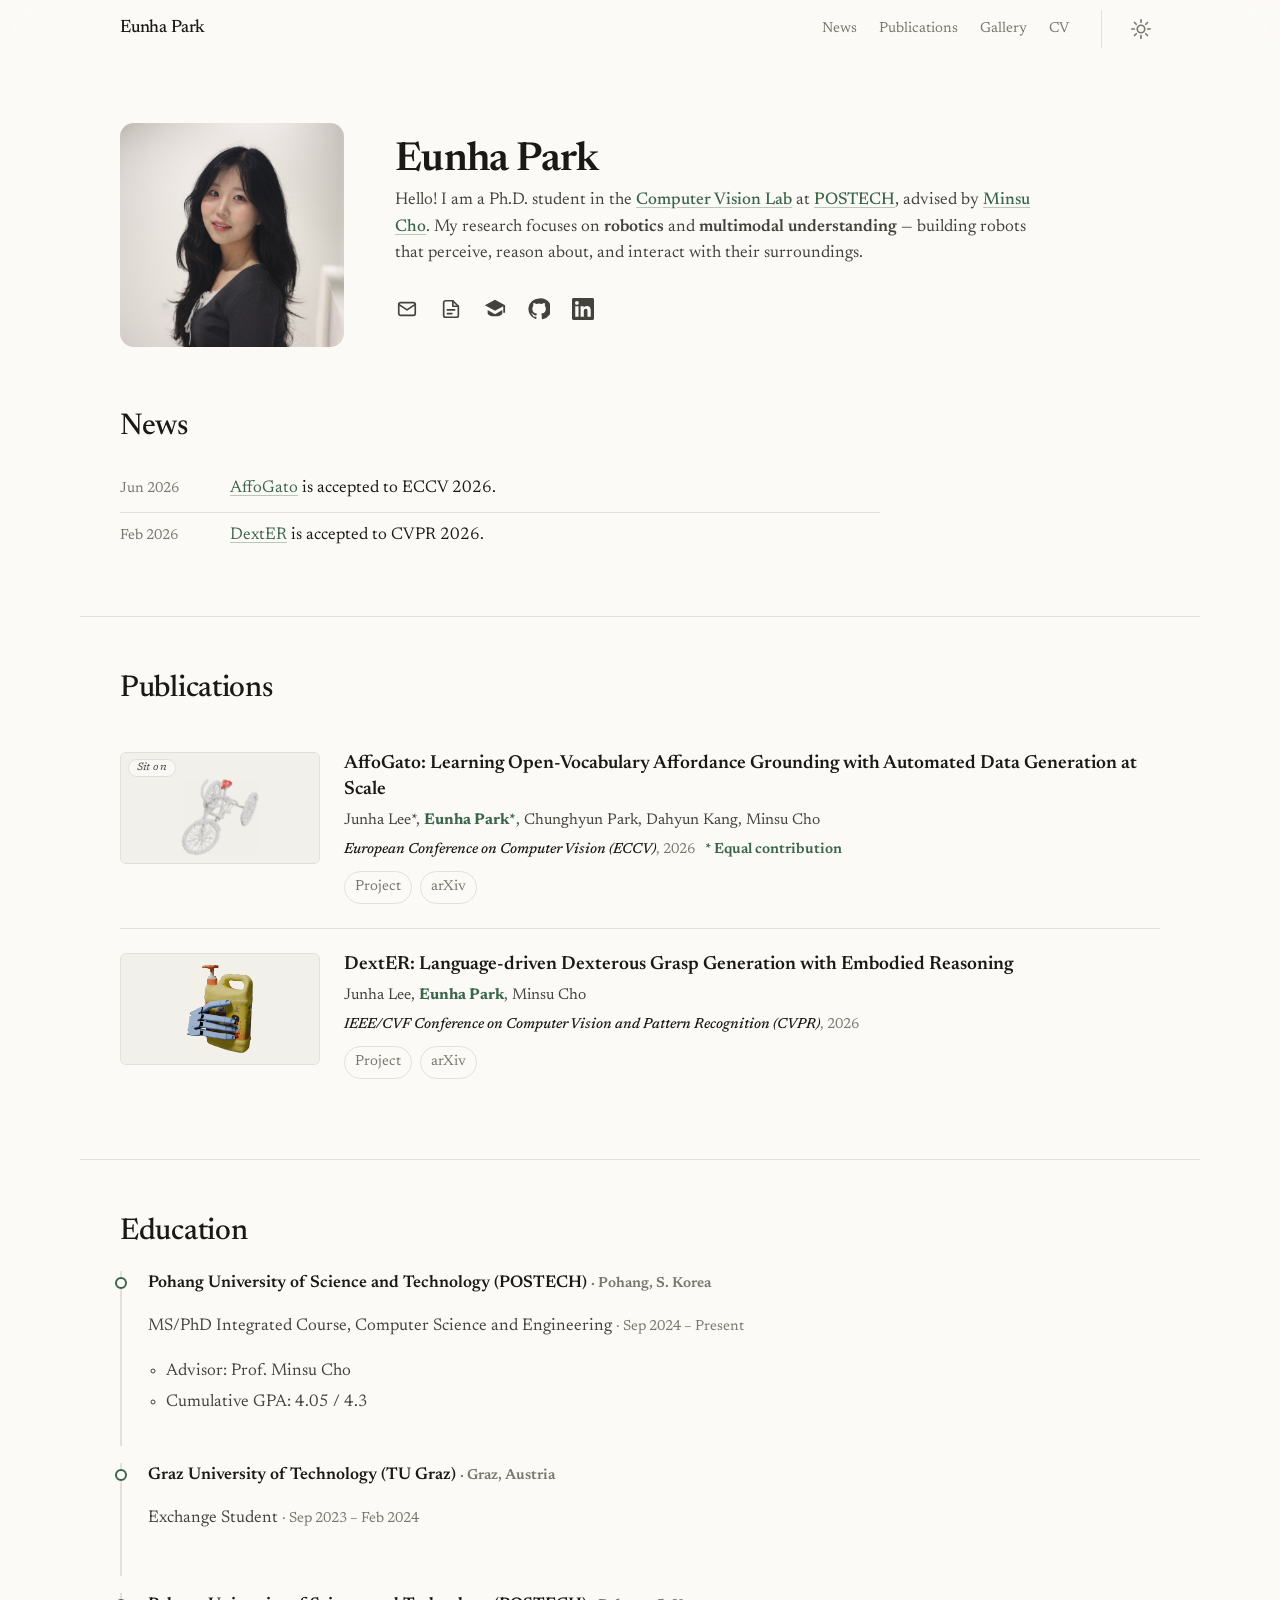
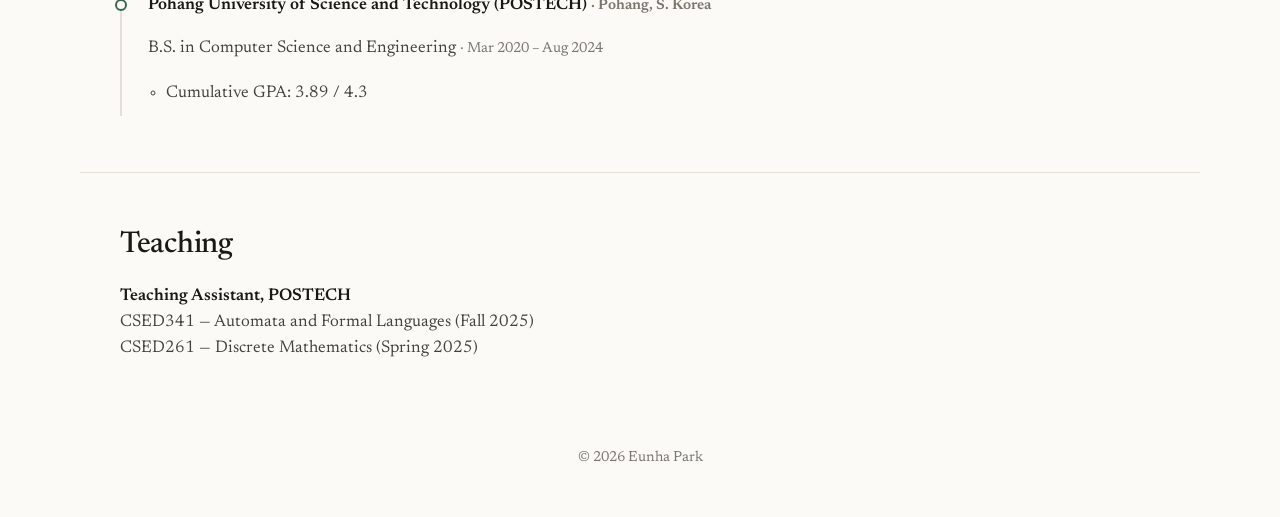
<file: index.html>
<!DOCTYPE HTML>
<html lang="en">
  <head>
    <meta charset="UTF-8">
    <title>Eunha Park | POSTECH Computer Vision Lab</title>

    <meta name="author" content="Eunha Park">
    <meta name="description" content="I am a Ph.D. student at POSTECH Computer Vision Lab, advised by Minsu Cho. My research focuses on robotics and multimodal understanding.">
    <meta name="keywords" content="Eunha Park, EunhaPark, POSTECH, Computer Vision, Robotics, Multimodal Understanding, Minsu Cho, CV Lab">
    <meta name="viewport" content="width=device-width, initial-scale=1">

    <!-- Open Graph -->
    <meta property="og:title" content="Eunha Park | POSTECH Computer Vision Lab">
    <meta property="og:description" content="I am a Ph.D. student at POSTECH Computer Vision Lab. My research focuses on robotics and multimodal understanding.">
    <meta property="og:type" content="website">
    <meta property="og:url" content="https://dmsgk724.github.io/">
    <meta property="og:image" content="https://dmsgk724.github.io/images/profile_photo.jpg">
    <link rel="canonical" href="https://dmsgk724.github.io/">

    <link rel="shortcut icon" href="images/favicon/favicon.ico" type="image/x-icon">
    <link rel="preconnect" href="https://fonts.googleapis.com">
    <link rel="preconnect" href="https://fonts.gstatic.com" crossorigin>
    <link href="https://fonts.googleapis.com/css2?family=Newsreader:ital,opsz,wght@0,6..72,400;0,6..72,500;0,6..72,600;0,6..72,700;1,6..72,400;1,6..72,500&display=swap" rel="stylesheet">
    <link rel="stylesheet" type="text/css" href="stylesheet.css">

    <!-- set theme before paint to avoid a flash -->
    <script>
      (function () {
        try {
          var t = localStorage.getItem("theme");
          if (t === "light" || t === "dark") document.documentElement.setAttribute("data-theme", t);
        } catch (e) {}
      })();
    </script>
  </head>

  <body>
    <!-- ============================ NAV ============================ -->
    <header class="top" id="top">
      <div class="wrap">
        <nav class="nav">
          <a class="brand" href="#top">Eunha Park</a>
          <div class="nav-links">
            <a href="#news">News</a>
            <a href="#publications">Publications</a>
            <a href="gallery.html">Gallery</a>
            <a href="files/cv_eunhapark.pdf">CV</a>
          </div>
          <div class="theme">
            <button id="themeToggle" type="button" aria-label="Toggle dark mode" title="Toggle theme">
              <svg class="sun" viewBox="0 0 24 24" fill="none" stroke="currentColor" stroke-width="2" stroke-linecap="round" stroke-linejoin="round" aria-hidden="true"><circle cx="12" cy="12" r="4.5"/><path d="M12 1v3M12 20v3M4.2 4.2l2.1 2.1M17.7 17.7l2.1 2.1M1 12h3M20 12h3M4.2 19.8l2.1-2.1M17.7 6.3l2.1-2.1"/></svg>
              <svg class="moon" viewBox="0 0 24 24" fill="none" stroke="currentColor" stroke-width="2" stroke-linecap="round" stroke-linejoin="round" aria-hidden="true"><path d="M21 12.8A9 9 0 1 1 11.2 3a7 7 0 0 0 9.8 9.8z"/></svg>
            </button>
          </div>
        </nav>
      </div>
    </header>

    <main>
      <!-- ============================ ABOUT ============================ -->
      <section class="about wrap" id="about">
        <div class="intro">
          <a href="images/profile_photo.jpg">
            <img class="portrait" src="images/profile_photo.jpg" alt="Eunha Park">
          </a>
          <div class="intro-body">
            <h1>Eunha Park</h1>
            <p class="bio">
              Hello! I am a Ph.D. student in the
              <a href="http://cvlab.postech.ac.kr/">Computer Vision Lab</a> at
              <a href="https://www.postech.ac.kr/eng/">POSTECH</a>, advised by
              <a href="http://cvlab.postech.ac.kr/~mcho/">Minsu Cho</a>.
              My research focuses on <strong>robotics</strong> and
              <strong>multimodal understanding</strong> &mdash; building robots that
              perceive, reason about, and interact with their surroundings.
            </p>
            <p class="links">
              <a href="mailto:dmsgk724@postech.ac.kr" aria-label="Email" title="Email">
                <svg viewBox="0 0 24 24" fill="none" stroke="currentColor" stroke-width="1.8" stroke-linecap="round" stroke-linejoin="round" aria-hidden="true"><rect x="3" y="5" width="18" height="14" rx="2"/><path d="M3 7l9 6 9-6"/></svg>
              </a>
              <a href="files/cv_eunhapark.pdf" aria-label="CV" title="CV">
                <svg viewBox="0 0 24 24" fill="none" stroke="currentColor" stroke-width="1.8" stroke-linecap="round" stroke-linejoin="round" aria-hidden="true"><path d="M14 3H6a2 2 0 0 0-2 2v14a2 2 0 0 0 2 2h12a2 2 0 0 0 2-2V9z"/><path d="M14 3v6h6M8 13h8M8 17h5"/></svg>
              </a>
              <a href="https://scholar.google.com/citations?user=3XWcH2MAAAAJ&hl=ko" target="_blank" rel="noopener noreferrer" aria-label="Google Scholar" title="Google Scholar">
                <svg viewBox="0 0 24 24" fill="currentColor" aria-hidden="true"><path d="M12 2L1 8l11 6 9-4.9V16h2V8L12 2zM4 13.2v3.3C4 18.4 7.6 20 12 20s8-1.6 8-3.5v-3.3l-8 4.4-8-4.4z"/></svg>
              </a>
              <a href="https://github.com/dmsgk724" target="_blank" rel="noopener noreferrer" aria-label="GitHub" title="GitHub">
                <svg viewBox="0 0 24 24" fill="currentColor" aria-hidden="true"><path d="M12 .5a11.5 11.5 0 0 0-3.64 22.42c.58.1.79-.25.79-.56v-2c-3.2.7-3.88-1.37-3.88-1.37-.53-1.34-1.3-1.7-1.3-1.7-1.06-.72.08-.71.08-.71 1.17.08 1.79 1.2 1.79 1.2 1.04 1.79 2.73 1.27 3.4.97.1-.76.41-1.27.74-1.56-2.55-.29-5.24-1.28-5.24-5.69 0-1.26.45-2.29 1.19-3.1-.12-.29-.52-1.46.11-3.05 0 0 .97-.31 3.18 1.18a11 11 0 0 1 5.8 0c2.2-1.49 3.17-1.18 3.17-1.18.63 1.59.23 2.76.11 3.05.74.81 1.19 1.84 1.19 3.1 0 4.42-2.69 5.39-5.25 5.68.42.37.8 1.09.8 2.2v3.26c0 .31.21.67.8.56A11.5 11.5 0 0 0 12 .5z"/></svg>
              </a>
              <a href="https://www.linkedin.com/in/eunha-park-9972a6250/" target="_blank" rel="noopener noreferrer" aria-label="LinkedIn" title="LinkedIn">
                <svg viewBox="0 0 24 24" fill="currentColor" aria-hidden="true"><path d="M20.45 20.45h-3.56v-5.57c0-1.33-.02-3.04-1.85-3.04-1.85 0-2.14 1.45-2.14 2.94v5.67H9.35V9h3.42v1.56h.05c.48-.9 1.64-1.85 3.37-1.85 3.6 0 4.27 2.37 4.27 5.46v6.28zM5.34 7.43a2.06 2.06 0 1 1 0-4.13 2.06 2.06 0 0 1 0 4.13zM7.12 20.45H3.56V9h3.56v11.45zM22.22 0H1.77C.79 0 0 .77 0 1.73v20.54C0 23.22.79 24 1.77 24h20.45c.98 0 1.78-.78 1.78-1.73V1.73C24 .77 23.2 0 22.22 0z"/></svg>
              </a>
            </p>
          </div>
        </div>
      </section>

      <!-- ============================ NEWS ============================ -->
      <section class="section wrap" id="news">
        <h2>News</h2>
        <ul class="news">
          <li>
            <time datetime="2026-06">Jun 2026</time>
            <p><a href="https://junha-l.github.io/affogato/" target="_blank" rel="noopener noreferrer">AffoGato</a> is accepted to ECCV 2026.</p>
          </li>
          <li>
            <time datetime="2026-02">Feb 2026</time>
            <p><a href="https://junha-l.github.io/dexter/" target="_blank" rel="noopener noreferrer">DextER</a> is accepted to CVPR 2026.</p>
          </li>
        </ul>
      </section>

      <!-- ========================= PUBLICATIONS ========================= -->
      <section class="section wrap" id="publications">
        <h2>Publications</h2>
        <ul class="pubs">

          <li class="pub">
            <a class="thumb" href="https://junha-l.github.io/affogato/" target="_blank" rel="noopener noreferrer" aria-label="AffoGato project page — rotating affordance examples">
              <div class="cf-mini" id="affoCf" aria-hidden="true">
                <div class="cf-mini-track"></div>
                <span class="cf-mini-label"></span>
              </div>
            </a>
            <div class="pub-body">
              <a class="title" href="https://junha-l.github.io/affogato/" target="_blank" rel="noopener noreferrer">AffoGato: Learning Open-Vocabulary Affordance Grounding with Automated Data Generation at Scale</a>
              <p class="authors">Junha Lee*, <span class="me">Eunha Park*</span>, Chunghyun Park, Dahyun Kang, Minsu Cho</p>
              <p class="venue"><span class="v">European Conference on Computer Vision (ECCV)</span>, 2026 <span class="note">&nbsp;* Equal contribution</span></p>
              <p class="pub-links">
                <a href="https://junha-l.github.io/affogato/" target="_blank" rel="noopener noreferrer">Project</a>
                <a href="https://arxiv.org/abs/2506.12009" target="_blank" rel="noopener noreferrer">arXiv</a>
              </p>
            </div>
          </li>

          <li class="pub">
            <a class="thumb" href="https://junha-l.github.io/dexter/" target="_blank" rel="noopener noreferrer" aria-label="DextER project page — rotating grasp examples">
              <div class="cf-mini no-label" id="dexterCf" aria-hidden="true">
                <div class="cf-mini-track"></div>
              </div>
            </a>
            <div class="pub-body">
              <a class="title" href="https://junha-l.github.io/dexter/" target="_blank" rel="noopener noreferrer">DextER: Language-driven Dexterous Grasp Generation with Embodied Reasoning</a>
              <p class="authors">Junha Lee, <span class="me">Eunha Park</span>, Minsu Cho</p>
              <p class="venue"><span class="v">IEEE/CVF Conference on Computer Vision and Pattern Recognition (CVPR)</span>, 2026</p>
              <p class="pub-links">
                <a href="https://junha-l.github.io/dexter/" target="_blank" rel="noopener noreferrer">Project</a>
                <a href="https://arxiv.org/pdf/2601.16046" target="_blank" rel="noopener noreferrer">arXiv</a>
              </p>
            </div>
          </li>

        </ul>
      </section>

      <!-- ========================= EDUCATION ========================= -->
      <section class="section wrap" id="education">
        <h2>Education</h2>
        <ul class="timeline">
          <li>
            <p class="place">Pohang University of Science and Technology (POSTECH) <span class="when">&middot; Pohang, S. Korea</span></p>
            <p class="role">MS/PhD Integrated Course, Computer Science and Engineering <span class="when">&middot; Sep 2024 &ndash; Present</span></p>
            <ul>
              <li>Advisor: Prof. Minsu Cho</li>
              <li>Cumulative GPA: 4.05 / 4.3</li>
            </ul>
          </li>
          <li>
            <p class="place">Graz University of Technology (TU Graz) <span class="when">&middot; Graz, Austria</span></p>
            <p class="role">Exchange Student <span class="when">&middot; Sep 2023 &ndash; Feb 2024</span></p>
          </li>
          <li>
            <p class="place">Pohang University of Science and Technology (POSTECH) <span class="when">&middot; Pohang, S. Korea</span></p>
            <p class="role">B.S. in Computer Science and Engineering <span class="when">&middot; Mar 2020 &ndash; Aug 2024</span></p>
            <ul>
              <li>Cumulative GPA: 3.89 / 4.3</li>
            </ul>
          </li>
        </ul>
      </section>

      <!-- ========================= TEACHING ========================= -->
      <section class="section wrap" id="teaching">
        <h2>Teaching</h2>
        <div class="teaching">
          <p><strong>Teaching Assistant, POSTECH</strong></p>
          <p>CSED341 &mdash; Automata and Formal Languages (Fall 2025)<br>
             CSED261 &mdash; Discrete Mathematics (Spring 2025)</p>
        </div>
      </section>

      <!-- ========================= FOOTER ========================= -->
      <footer class="foot wrap">
        <p>&copy; <span id="year">2026</span> Eunha Park</p>
      </footer>
    </main>

    <script>
      // year
      document.getElementById("year").textContent = new Date().getFullYear();

      // theme toggle
      (function () {
        var root = document.documentElement;
        var btn = document.getElementById("themeToggle");
        function current() {
          var set = root.getAttribute("data-theme");
          if (set) return set;
          return window.matchMedia("(prefers-color-scheme: dark)").matches ? "dark" : "light";
        }
        btn.addEventListener("click", function () {
          var next = current() === "dark" ? "light" : "dark";
          root.setAttribute("data-theme", next);
          try { localStorage.setItem("theme", next); } catch (e) {}
        });
      })();

      // nav border on scroll
      (function () {
        var top = document.getElementById("top");
        function onScroll() { top.classList.toggle("scrolled", window.scrollY > 8); }
        window.addEventListener("scroll", onScroll, { passive: true });
        onScroll();
      })();

      // animated rotating thumbnails — one example at a time, cross-faded
      function makeShowcase(rootId, base, items, intervalMs) {
        var root = document.getElementById(rootId);
        if (!root) return;
        var track = root.querySelector(".cf-mini-track");
        var label = root.querySelector(".cf-mini-label");
        var n = items.length, active = 0, cards = [], timer = null;
        var prefersReduced = window.matchMedia("(prefers-reduced-motion: reduce)").matches;

        items.forEach(function (item, i) {
          var card = document.createElement("div");
          card.className = "cf-card";
          var img = new Image();
          img.loading = i === 0 ? "eager" : "lazy"; img.decoding = "async"; img.draggable = false;
          img.alt = item.alt || "";
          img.src = base + item.f + ".png";
          card.appendChild(img);
          track.appendChild(card);
          cards.push(card);
        });

        function show(i) {
          active = ((i % n) + n) % n;
          for (var k = 0; k < n; k++) cards[k].classList.toggle("is-active", k === active);
          if (label) label.textContent = items[active].q || "";
        }
        show(0);
        if (!prefersReduced) {
          function start() { timer = setInterval(function () { show(active + 1); }, intervalMs || 2600); }
          function stop() { if (timer) { clearInterval(timer); timer = null; } }
          start();
          // pause when the tab is hidden to save work
          document.addEventListener("visibilitychange", function () {
            if (document.hidden) stop(); else if (!timer) start();
          });
        }
      }

      // AffoGato — affordance examples (with query label)
      makeShowcase("affoCf", "images/projects/affogato_qual/", [
        { f: "siton",           q: "Sit on",               alt: "Affordance example: Sit on" },
        { f: "emitlight",       q: "Emit light",           alt: "Affordance example: Emit light" },
        { f: "wearonyourhead",  q: "Wear on your head",    alt: "Affordance example: Wear on your head" },
        { f: "grip",            q: "Grip",                 alt: "Affordance example: Grip" },
        { f: "slidedown",       q: "Slide down",           alt: "Affordance example: Slide down" },
        { f: "insertdrillbit",  q: "Insert drill bit",     alt: "Affordance example: Insert drill bit" },
        { f: "readthesign",     q: "Read the sign",        alt: "Affordance example: Read the sign" },
        { f: "attachtoafuacet", q: "Attach to a faucet",   alt: "Affordance example: Attach to a faucet" }
      ], 2600);

      // DextER — dexterous grasp examples (no label)
      makeShowcase("dexterCf", "images/projects/dexter_qual/", [
        { f: "dex1", alt: "DextER grasp example: detergent bottle" },
        { f: "dex2", alt: "DextER grasp example: mug" },
        { f: "dex3", alt: "DextER grasp example: wine bottle" },
        { f: "dex5", alt: "DextER grasp example: spray bottle" },
        { f: "dex6", alt: "DextER grasp example: pen" },
        { f: "dex7", alt: "DextER grasp example: knife" }
      ], 2200);
    </script>
  </body>
</html>
</file>
<file: stylesheet.css>
/* =========================================================================
   Eunha Park — personal homepage
   Design adapted (clean serif, warm paper, blue accent, light/dark)
   ========================================================================= */

:root {
  --bg:      #fbfaf7;
  --bg-2:    #f2f0ea;
  --ink:     #1a1916;
  --ink-2:   #44423c;
  --muted:   #7a776f;
  --line:    #e3e0d8;
  --accent:  #3b654a;
  --accent-dark: #294a35;
  --warm:    #c8471f;
  --serif: "Newsreader", "Charter", "Iowan Old Style", Georgia, serif;
  --wrap: 1120px;
  --measure: 64ch;
  color-scheme: light;
}

:root[data-theme="dark"] {
  --bg:     #131312;
  --bg-2:   #1c1c1a;
  --ink:    #ebe8e1;
  --ink-2:  #cdc9c0;
  --muted:  #8f8b83;
  --line:   #2a2926;
  --accent: #8cb89b;
  --accent-dark: #abd0b7;
  --warm:   #f2825f;
  color-scheme: dark;
}

/* react to the OS preference only when the visitor has not chosen a theme */
@media (prefers-color-scheme: dark) {
  :root:not([data-theme="light"]) {
    --bg:     #131312;
    --bg-2:   #1c1c1a;
    --ink:    #ebe8e1;
    --ink-2:  #cdc9c0;
    --muted:  #8f8b83;
    --line:   #2a2926;
    --accent: #8cb89b;
    --accent-dark: #abd0b7;
    --warm:   #f2825f;
    color-scheme: dark;
  }
}

*, *::before, *::after { box-sizing: border-box; }
[hidden] { display: none !important; }

html {
  -webkit-text-size-adjust: 100%;
  scroll-behavior: smooth;
  scroll-padding-top: 76px;
}
html, body { overflow-x: clip; }

body {
  margin: 0;
  background: var(--bg);
  color: var(--ink);
  font-family: var(--serif);
  font-size: 17px;
  line-height: 1.55;
  font-optical-sizing: auto;
  font-feature-settings: "kern", "liga";
  -webkit-font-smoothing: antialiased;
  text-rendering: optimizeLegibility;
  transition: background-color .3s, color .3s;
}

@media (prefers-reduced-motion: reduce) {
  html { scroll-behavior: auto; }
  *, *::before, *::after { transition: none !important; animation: none !important; }
}

a {
  color: var(--accent);
  text-decoration: underline;
  text-decoration-color: color-mix(in srgb, var(--accent) 35%, transparent);
  text-decoration-thickness: 1px;
  text-underline-offset: 0.16em;
  transition: text-decoration-color .15s, color .15s;
}
a:hover { text-decoration-color: var(--accent-dark); color: var(--accent-dark); }
:focus-visible { outline: 2px solid var(--accent); outline-offset: 3px; border-radius: 2px; }

b, strong { font-weight: 600; }
button { font: inherit; color: inherit; background: none; border: 0; padding: 0; cursor: pointer; }
img, video { max-width: 100%; display: block; }

.wrap { max-width: var(--wrap); margin: 0 auto; padding: 0 clamp(20px, 4vw, 40px); }
.measure { max-width: var(--measure); text-wrap: pretty; }

/* small / label text */
.small, time, .venue, .nav-links, .pub-links, .links a, .count, .hint {
  font-size: 14.5px;
  font-variant-numeric: tabular-nums;
}

/* ---------- top bar ---------- */
.top {
  position: sticky; top: 0; z-index: 20;
  background: color-mix(in srgb, var(--bg) 82%, transparent);
  backdrop-filter: blur(12px); -webkit-backdrop-filter: blur(12px);
  border-bottom: 1px solid transparent;
  transition: border-color .2s, background-color .3s;
}
.top.scrolled { border-bottom-color: var(--line); }
.nav { display: flex; align-items: center; gap: 28px; height: 58px; }
.brand { font-weight: 500; font-size: 18px; text-decoration: none; letter-spacing: -0.01em; color: var(--ink); }
.brand:hover { color: var(--accent); }
.nav-links { display: flex; gap: 22px; margin-left: auto; }
.nav-links a { text-decoration: none; color: var(--muted); transition: color .2s; }
.nav-links a:hover { color: var(--ink); }
.nav-links a[aria-current="page"] { color: var(--ink); }
.back-link { color: var(--muted); text-decoration: none; }
.back-link:hover { color: var(--accent); }
.theme { display: flex; padding-left: 20px; margin-left: 4px; border-left: 1px solid var(--line); }
.theme button {
  display: inline-flex; align-items: center; justify-content: center;
  width: 38px; height: 38px; border-radius: 9px; color: var(--muted);
  transition: color .2s, background-color .2s;
}
.theme button:hover { color: var(--accent); background: var(--bg-2); }
.theme svg { width: 20px; height: 20px; }
.theme .moon { display: none; }
:root[data-theme="dark"] .theme .sun { display: none; }
:root[data-theme="dark"] .theme .moon { display: block; }
@media (prefers-color-scheme: dark) {
  :root:not([data-theme="light"]) .theme .sun { display: none; }
  :root:not([data-theme="light"]) .theme .moon { display: block; }
}

main { background: var(--bg); }

/* ---------- about / intro ---------- */
.about { padding-top: 64px; padding-bottom: 8px; }
.intro {
  display: grid;
  grid-template-columns: auto minmax(0, 1fr);
  gap: clamp(28px, 4vw, 56px);
  align-items: center;
}
.portrait {
  width: clamp(168px, 18vw, 224px);
  aspect-ratio: 1; border-radius: 14px; object-fit: cover; margin: 0;
}
.intro-body { min-width: 0; }
.intro-body h1 {
  margin: 0 0 6px; font-size: clamp(30px, 3.4vw, 40px);
  font-weight: 600; letter-spacing: -0.02em; line-height: 1.05;
}
.lede {
  font-size: clamp(18px, 1.7vw, 21px); line-height: 1.3;
  margin: 0 0 18px; font-weight: 500; color: var(--ink-2);
  max-width: 40ch; text-wrap: balance;
}
.bio { color: var(--ink-2); max-width: var(--measure); margin: 0 0 20px; }
.bio a { font-weight: 500; }

.links { display: flex; flex-wrap: wrap; align-items: center; gap: 4px 2px; margin: 0 0 0 -9px; }
.links a {
  display: inline-flex; align-items: center; justify-content: center;
  color: var(--ink-2); text-decoration: none;
  width: 42px; height: 42px; border-radius: 10px;
  transition: color .15s, background-color .15s;
}
.links a:hover { color: var(--accent); background: var(--bg-2); }
.links svg { width: 22px; height: 22px; flex-shrink: 0; }

/* ---------- sections ---------- */
.section { padding-top: 56px; padding-bottom: 8px; scroll-margin-top: 76px; }
.section + .section { border-top: 1px solid var(--line); margin-top: 48px; }
h2 { font-size: clamp(25px, 2.6vw, 30px); font-weight: 500; letter-spacing: -0.01em; line-height: 1.1; margin: 0 0 22px; }
.section-head { display: flex; align-items: baseline; justify-content: space-between; gap: 16px; }
.section-head .hint { color: var(--muted); }

/* ---------- news ---------- */
.news { list-style: none; margin: 0; padding: 0; max-width: 76ch; }
.news li {
  display: grid; grid-template-columns: 92px 1fr; gap: 18px;
  padding: 10px 0; border-top: 1px solid var(--line); align-items: baseline;
}
.news li:first-child { border-top: 0; }
.news time { color: var(--muted); }
.news p { margin: 0; }
.news .tag {
  color: var(--warm); font-weight: 600; font-size: 0.82em;
  text-transform: uppercase; letter-spacing: .06em;
}

/* ---------- publications ---------- */
.pubs { list-style: none; margin: 0; padding: 0; }
.pub {
  display: grid; grid-template-columns: 200px minmax(0, 1fr); gap: 24px;
  padding: 24px 0; border-top: 1px solid var(--line);
}
.pub:first-child { border-top: 0; }
.thumb {
  display: block; aspect-ratio: 16 / 9; border-radius: 6px; overflow: hidden;
  background: var(--bg-2); align-self: start; border: 1px solid var(--line);
}
.thumb > img, .thumb > video { width: 100%; height: 100%; object-fit: cover; transition: transform .4s ease; }
.thumb:hover > img { transform: scale(1.04); }

/* animated AffoGato thumbnail — one affordance example at a time, cross-faded */
.cf-mini {
  position: relative; width: 100%; height: 100%; overflow: hidden;
  background: var(--bg-2);
  isolation: isolate; /* confine the label's z-index inside the thumbnail so it can never paint over the sticky nav */
}
.cf-mini-track { position: absolute; inset: 0; }
/* image area starts BELOW a reserved top band so the label never overlaps the object */
.cf-mini .cf-card {
  position: absolute; inset: 26px 9px 7px;
  display: flex; align-items: center; justify-content: center;
  opacity: 0; transition: opacity .7s ease; will-change: opacity;
}
.cf-mini .cf-card.is-active { opacity: 1; }
/* no label (e.g. DextER): symmetric padding so the object uses the full height */
.cf-mini.no-label .cf-card { inset: 11px 14px; }
.cf-mini .cf-card img { max-width: 100%; max-height: 100%; width: auto; height: auto; object-fit: contain; }
.cf-mini-label {
  position: absolute; left: 7px; top: 6px; z-index: 40;
  font-size: 10.5px; line-height: 1.15; font-style: italic; letter-spacing: .01em;
  color: var(--ink-2); background: color-mix(in srgb, var(--bg) 78%, transparent);
  border: 1px solid var(--line); border-radius: 999px; padding: 2px 8px;
  backdrop-filter: blur(4px); -webkit-backdrop-filter: blur(4px);
  max-width: calc(100% - 16px); white-space: nowrap; overflow: hidden; text-overflow: ellipsis;
  transition: color .3s, background-color .3s;
}
@media (prefers-reduced-motion: reduce) {
  .cf-mini .cf-card { transition: none; }
}
.pub-body { min-width: 0; }
.pub .title { font-size: 19px; font-weight: 600; line-height: 1.3; text-decoration: none; color: var(--ink); }
.pub .title:hover { color: var(--accent); }
.authors { color: var(--ink-2); font-size: 15.5px; margin: 6px 0; line-height: 1.45; }
.authors .me { font-weight: 700; color: var(--accent); }
.venue { color: var(--muted); margin: 0 0 10px; }
.venue .v { color: var(--ink); font-weight: 500; font-style: italic; }
.venue .note { color: var(--accent); font-weight: 600; margin-left: 4px; }
.pub-links { display: flex; flex-wrap: wrap; gap: 4px 8px; margin: 0; }
.pub-links a {
  color: var(--muted); text-decoration: none;
  padding: 4px 10px; border: 1px solid var(--line); border-radius: 999px;
  transition: color .15s, border-color .15s, background-color .15s;
}
.pub-links a:hover { color: var(--accent); border-color: color-mix(in srgb, var(--accent) 50%, var(--line)); background: color-mix(in srgb, var(--accent) 6%, transparent); }

/* ---------- timeline (education / experience) ---------- */
.timeline { list-style: none; margin: 0; padding: 0; }
.timeline li {
  position: relative; padding: 0 0 26px 26px; border-left: 2px solid var(--line);
}
.timeline li:last-child { padding-bottom: 4px; }
.timeline li::before {
  content: ""; position: absolute; left: -7px; top: 6px;
  width: 12px; height: 12px; border-radius: 50%;
  background: var(--bg); border: 2px solid var(--accent);
}
.timeline .place { font-weight: 600; }
.timeline .role { color: var(--ink-2); }
.timeline .when { color: var(--muted); font-size: 14.5px; font-variant-numeric: tabular-nums; }
.timeline ul { margin: 6px 0 0; padding-left: 18px; color: var(--ink-2); }
.timeline ul li { border: 0; padding: 2px 0; }
.timeline ul li::before { display: none; }

.teaching p { color: var(--ink-2); margin: 0; }
.teaching strong { color: var(--ink); }

/* ---------- gallery ---------- */
.gallery {
  columns: 3 240px; column-gap: 16px; margin-top: 4px;
}
.gallery figure {
  margin: 0 0 16px; break-inside: avoid;
  border-radius: 10px; overflow: hidden; position: relative;
  border: 1px solid var(--line); background: var(--bg-2);
  cursor: zoom-in;
}
.gallery img { width: 100%; height: auto; display: block; transition: transform .45s ease, filter .3s; }
.gallery figure:hover img { transform: scale(1.05); }
.gallery figcaption {
  position: absolute; left: 0; right: 0; bottom: 0;
  padding: 26px 14px 12px; color: #fff; font-size: 14.5px; font-style: italic;
  background: linear-gradient(transparent, rgba(0,0,0,.55));
  opacity: 0; transform: translateY(8px); transition: opacity .3s, transform .3s;
}
.gallery figure:hover figcaption { opacity: 1; transform: none; }

/* lightbox */
.lightbox {
  position: fixed; inset: 0; z-index: 60; display: none;
  place-items: center; padding: 24px;
  background: rgba(10,10,10,.88); backdrop-filter: blur(4px);
}
.lightbox.open { display: grid; }
.lightbox img { max-width: 92vw; max-height: 86vh; border-radius: 8px; box-shadow: 0 20px 60px rgba(0,0,0,.5); }
.lightbox .lb-cap { position: absolute; bottom: 22px; left: 0; right: 0; text-align: center; color: #eee; font-style: italic; font-size: 15px; }
.lightbox .lb-close {
  position: absolute; top: 18px; right: 22px; color: #fff; opacity: .8;
  width: 42px; height: 42px; border-radius: 50%; display: grid; place-items: center;
  font-size: 26px; line-height: 1; background: rgba(255,255,255,.08);
}
.lightbox .lb-close:hover { opacity: 1; background: rgba(255,255,255,.18); }

/* ---------- footer ---------- */
.foot { padding: 72px 0 44px; color: var(--muted); text-align: center; }
.foot p { margin: 4px 0; font-size: 14.5px; }
.foot a { color: var(--muted); text-decoration: none; }
.foot a:hover { color: var(--accent); }

/* ---------- responsive ---------- */
@media (max-width: 720px) {
  body { font-size: 16px; }
  .nav { gap: 14px; }
  .nav-links { display: none; }
  .theme { border-left: 0; padding-left: 0; margin-left: auto; }
  .about { padding-top: 44px; }
  .intro { grid-template-columns: 1fr; gap: 22px; text-align: left; }
  .portrait { width: 144px; }
  .pub { grid-template-columns: minmax(0, 1fr); gap: 14px; }
  .thumb { max-width: 360px; }
  .news li { grid-template-columns: 72px 1fr; gap: 12px; }
  .gallery { columns: 2 150px; }
}
</file>
